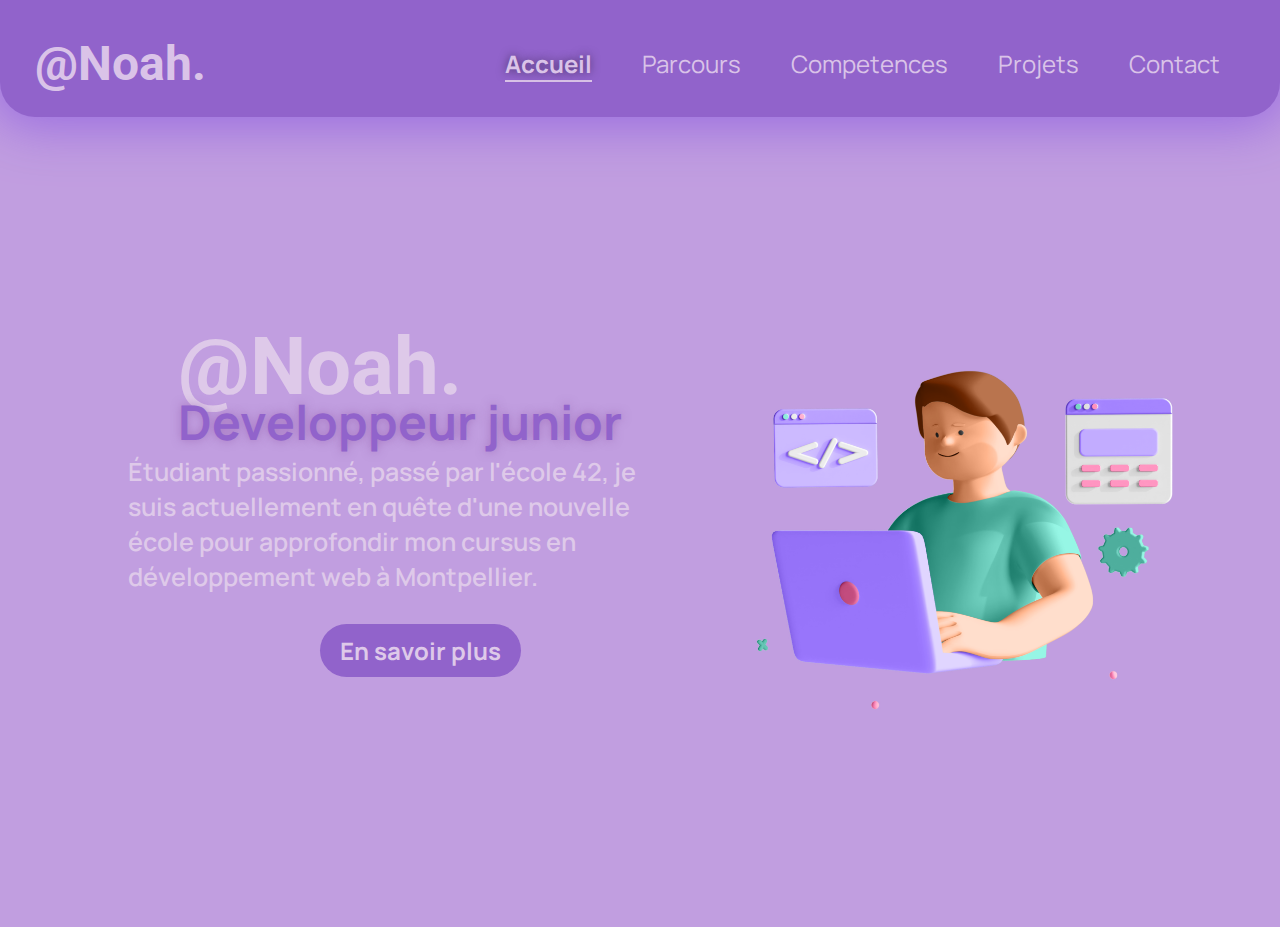
<file: index.html>
<!DOCTYPE html>
<html lang="en">
<head>
	<meta charset="UTF-8">
	<title>Portofolio</title>
	<link rel="stylesheet" href="style/style.css">
	<link rel="stylesheet" href="style/accueil.css">
	<link rel="icon" href="images/icons/favicon.ico" type="image/x-icon">
	<meta name="viewport" content="width=device-width, initial-scale=1.0">
	<script src="script/accueil.js" defer></script>
	<script src="script/responsive_menu.js" defer></script>
	<link rel="preconnect" href="https://fonts.gstatic.com" crossorigin>
	<link href="https://fonts.googleapis.com/css2?family=Manrope&family=Roboto:ital,wght@1,900&display=swap" rel="stylesheet">
</head>
<body>
	<header>		
		<nav class="navbar">
			<a href="#" class="logo">@Noah.</a>
			<div class="nav-links">
				<ul>
					<li><a href="index.html" class="active">Accueil</a></li>
					<li><a href="parcours.html">Parcours</a></li>
					<li><a href="competences.html">Competences</a></li>
					<li><a href="projets.html">Projets</a></li>
					<li><a href="contact.html">Contact</a></li>
				</ul>
			</div>
			<img src="images/icons/menu.png" alt="Menu" class="menu">
		</nav>
	</header>
	<main>
		<section class="introduction">
			<div class="text">
				<h1>@Noah.</h1>
				<p class="important">Developpeur junior</p>
				<p class="presentation" id="presentation">Étudiant passionné, passé par l'école 42, je suis actuellement en quête d'une nouvelle école pour approfondir mon cursus en développement web à Montpellier.</p>
				<a href="#plus" class="cta" id="en_savoir_plus">En savoir plus</a>
			</div>
			<div>
				<img src="images/developer_male.png" alt="https://fr.freepik.com/psd-gratuit/illustration-masculine-developpeur-icones-nft-3d_25469811.htm Image de Graphue" class="image" id="image">
			</div>
		</section>
	</main>
</body>
</html>
</file>
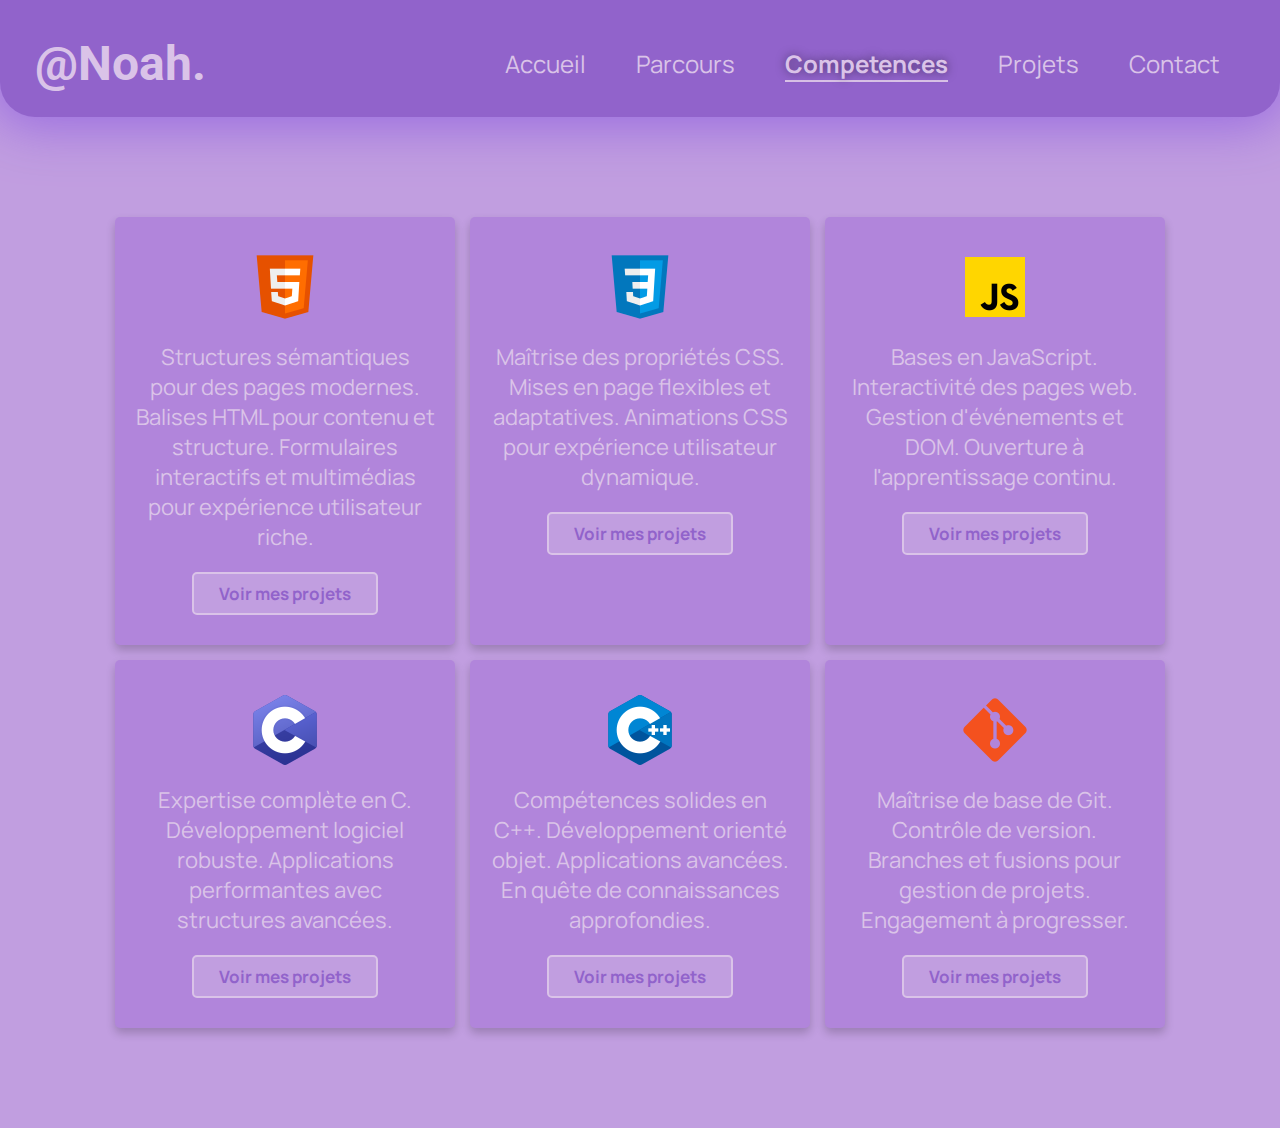
<file: competences.html>
<!DOCTYPE html>
<html lang="en">
<head>
	<meta charset="UTF-8">
	<title>Compétences</title>
	<link rel="stylesheet" href="style/style.css">
	<link rel="stylesheet" href="style/competences.css">
	<link rel="icon" href="images/icons/favicon.ico" type="image/x-icon">
	<meta name="viewport" content="width=device-width, initial-scale=1.0">
	<script src="script/responsive_menu.js" defer></script>
	<link rel="preconnect" href="https://fonts.gstatic.com" crossorigin>
	<link href="https://fonts.googleapis.com/css2?family=Manrope&family=Roboto:ital,wght@1,900&display=swap" rel="stylesheet">
</head>
<header>		
	<nav class="navbar">
		<a href="#" class="logo">@Noah.</a>
		<div class="nav-links">
			<ul>
				<li><a href="index.html">Accueil</a></li>
				<li><a href="parcours.html">Parcours</a></li>
				<li><a href="competences.html" class="active">Competences</a></li>
				<li><a href="projets.html">Projets</a></li>
				<li><a href="contact.html">Contact</a></li>
			</ul>
		</div>
		<img src="images/icons/menu.png" alt="Menu" class="menu">
	</nav>
</header>
<main>
	<section class="competences_container">
		<div class="box-container">
			<div class="box">
				<div class="front" id="html">
					<img src="images/icons/HTML.png" alt="html5 logo">
					<p>Structures sémantiques pour des pages modernes. Balises HTML pour contenu et structure. Formulaires interactifs et multimédias pour expérience utilisateur riche.</p>
					<a  href="projets.html?lang=html" class="bouton-vmp" id="html">Voir mes projets</a>
				</div>
			</div>
			<div class="box">
				<img src="images/icons/CSS.png" alt="css3 logo">
				<p>Maîtrise des propriétés CSS. Mises en page flexibles et adaptatives. Animations CSS pour expérience utilisateur dynamique.</p>
				<a  href="projets.html?lang=css" class="bouton-vmp" id="css">Voir mes projets</a>
			</div>
			<div class="box">
				<div class="front" id="js">
					<img src="images/icons/JAVASCRIPT.png" alt="javascript logo">
					<p>Bases en JavaScript. Interactivité des pages web. Gestion d'événements et DOM. Ouverture à l'apprentissage continu.</p>
					<a  href="projets.html?lang=js" class="bouton-vmp"  id="js">Voir mes projets</a>
				</div>
			</div>
			<div class="box">
				<img src="images/icons/C.png" alt="c logo">
				<p>Expertise complète en C. Développement logiciel robuste. Applications performantes avec structures avancées.</p>
				<a  href="projets.html?lang=c" class="bouton-vmp"  id="c">Voir mes projets</a>
			</div>
			<div class="box">
				<img src="images/icons/C++.png" alt="c++ logo">
				<p>Compétences solides en C++. Développement orienté objet. Applications avancées. En quête de connaissances approfondies.</p>
				<a  href="projets.html?lang=cpp" class="bouton-vmp"  id="c++">Voir mes projets</a>
			</div>
			<div class="box">
				<img src="images/icons/GIT.png" alt="git logo">
				<p>Maîtrise de base de Git. Contrôle de version. Branches et fusions pour gestion de projets. Engagement à progresser.</p>
				<a  href="projets.html?lang=git" class="bouton-vmp" id="git">Voir mes projets</a>
			</div>
		</div>
	</section>
</main>
</html>
</file>
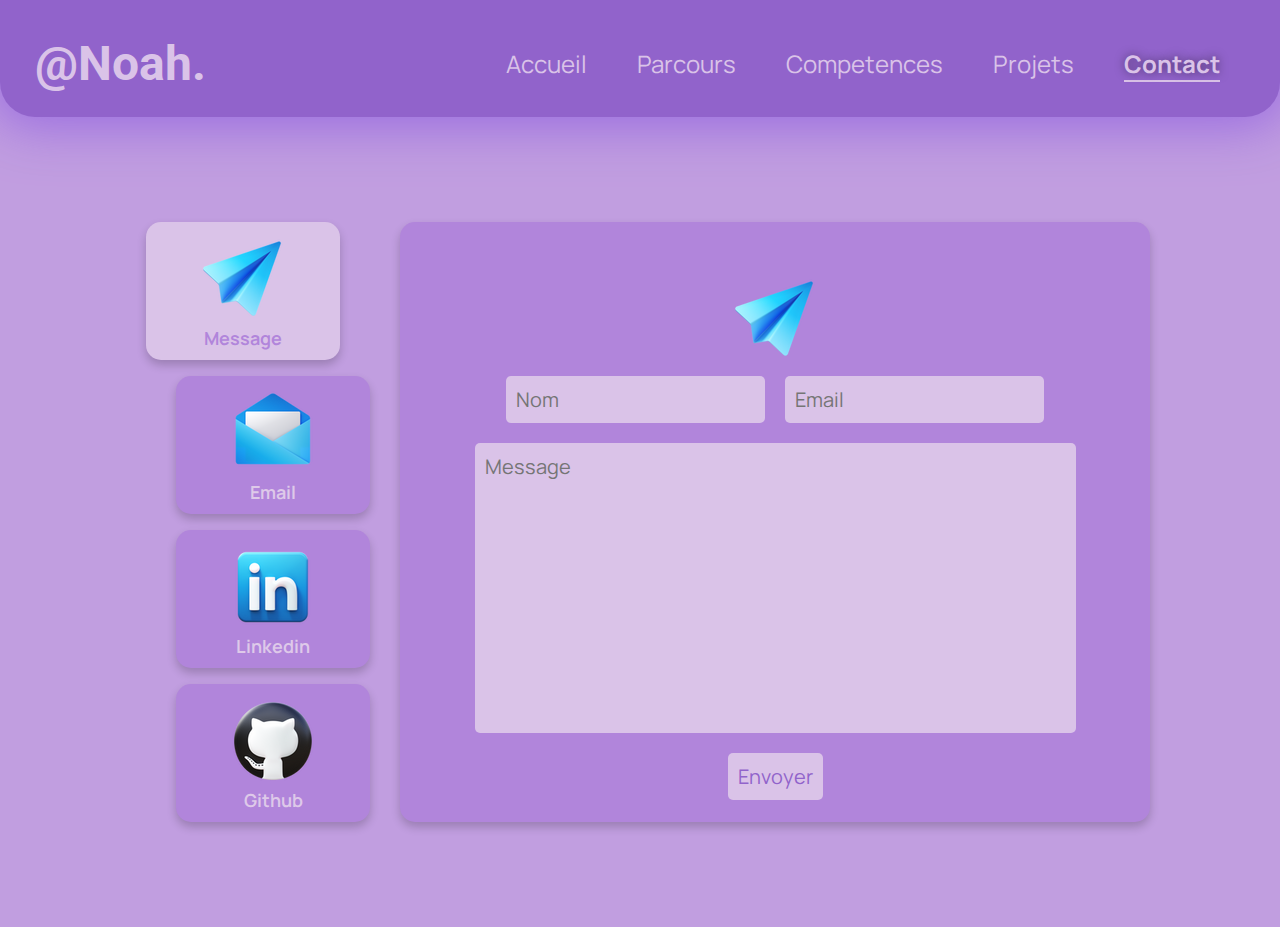
<file: contact.html>
<!DOCTYPE html>
<html lang="en">
<head>
	<meta charset="UTF-8">
	<title>Contact</title>
	<link rel="stylesheet" href="style/style.css">
	<link rel="stylesheet" href="style/contact.css">
	<link rel="icon" href="images/icons/favicon.ico" type="image/x-icon">
	<meta name="viewport" content="width=device-width, initial-scale=1.0">
	<script src="script/contact.js" defer></script>
	<script src="script/responsive_menu.js" defer></script>
	<link rel="preconnect" href="https://fonts.gstatic.com" crossorigin>
	<link href="https://fonts.googleapis.com/css2?family=Manrope&family=Roboto:ital,wght@1,900&display=swap" rel="stylesheet">
</head>
<header>		
	<nav class="navbar">
		<a href="#" class="logo">@Noah.</a>
		<div class="nav-links">
			<ul>
				<li><a href="index.html">Accueil</a></li>
				<li><a href="parcours.html">Parcours</a></li>
				<li><a href="competences.html">Competences</a></li>
				<li><a href="projets.html">Projets</a></li>
				<li><a href="contact.html" class="active">Contact</a></li>
			</ul>
		</div>
		<img src="images/icons/menu.png" alt="Menu" class="menu">
	</nav>
</header>
<main>
	<div class="links-container">
		<div id="message-btn" class="active">
			<img src="images/3dicons/plane.png" alt="Icone papper plane">
			<p>Message</p>
		</div>
		<div id="email-btn">
			<img src="images/3dicons/email.png" alt="Icone lettre">
			<p>Email</p>
		</div>
		<div id="linkedin-btn">
			<img src="images/3dicons/linkedin.png" alt="Icone linkedin">
			<p>Linkedin</p>
		</div>
		<div id="github-btn">
			<img src="images/3dicons/github.png" alt="Icone github">
			<p>Github</p>
		</div>
	</div>
	<div class="form-container" id="box">
		<section class="formulaire">
			<img src="images/3dicons/plane.png" alt="Icone papper plane">
			<div>
				<form class="contact-form" action="contactform.php" method="post">
					<div class="both">
						<input type="text" name="name" id="name" placeholder="Nom" required>
						<input type="email" name="email" id="email" placeholder="Email" required>
					</div>
					<textarea name="message" id="message" cols="50" rows="10" placeholder="Message" required></textarea>
					<input type="submit" name="submit" value="Envoyer">
				</form>
			</div>
		</section>
	</div>
</main>
</html>
</file>
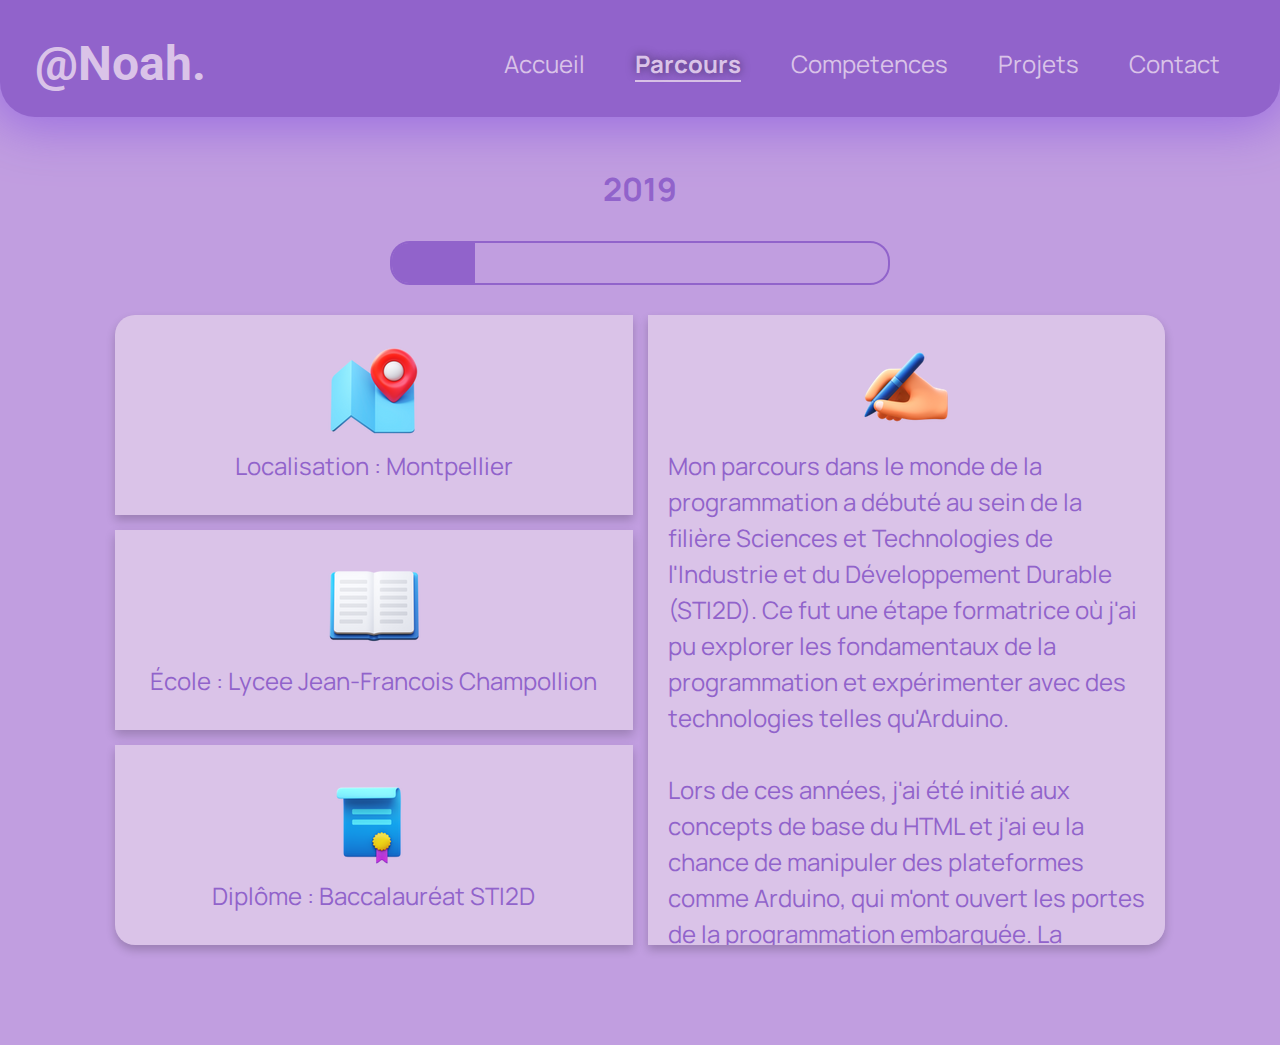
<file: parcours.html>
<!DOCTYPE html>
<html lang="en">
<head>
	<meta charset="UTF-8">
	<title>Parcours</title>
	<link rel="stylesheet" href="style/style.css">
	<link rel="stylesheet" href="style/parcours.css">
	<link rel="icon" href="images/icons/favicon.ico" type="image/x-icon">
	<meta name="viewport" content="width=device-width, initial-scale=1.0">
	<script src="script/clickbar.js" defer></script>
	<script src="script/responsive_menu.js" defer></script>
	<link rel="preconnect" href="https://fonts.gstatic.com" crossorigin>
	<link href="https://fonts.googleapis.com/css2?family=Manrope&family=Roboto:ital,wght@1,900&display=swap" rel="stylesheet">
</head>
<header>		
	<nav class="navbar">
		<a href="#" class="logo">@Noah.</a>
		<div class="nav-links">
			<ul>
				<li><a href="index.html">Accueil</a></li>
				<li><a href="parcours.html" class="active">Parcours</a></li>
				<li><a href="competences.html">Competences</a></li>
				<li><a href="projets.html">Projets</a></li>
				<li><a href="contact.html">Contact</a></li>
			</ul>
		</div>
		<img src="images/icons/menu.png" alt="Menu" class="menu">
	</nav>
</header>
<main>
	<div class="container-parcours">
		<h2 id="annee">2019</h2>
		<div class="parcours">
			<div class="input">
				<div class="swipebar">
					<input class="checked" type="radio" name="parcours" id="a2019">
					<input type="radio" name="parcours" id="a2020">
					<input type="radio" name="parcours" id="a2021">
					<input type="radio" name="parcours" id="a2022">
					<input type="radio" name="parcours" id="a2023">
					<input type="radio" name="parcours" id="a2024">
				</div>
			</div>
			<div class="cards">
				<div class="box1">
					<img src="images/3dicons/localisation.png" alt="Plan en 3D">
					<p id="localisation">Localisation : Montpellier</p>
				</div>
				<div class="box2">
					<img src="images/3dicons/book.png" alt="Livre en 3D">
					<p id="ecole">École : Lycee Jean-Francois Champollion</p>
				</div>
				<div class="box3">
					<img src="images/3dicons/diplome.png" alt="Certificat en 3D">
					<p id="diplome">Diplôme : Baccalauréat STI2D</p>
				</div>
				<div class="box4">
					<img src="images/3dicons/stylo.png" alt="Stylo en 3D">
					<p id="formation">Mon parcours dans le monde de la programmation a débuté au sein de la filière Sciences et Technologies de l'Industrie et du Développement Durable (STI2D). Ce fut une étape formatrice où j'ai pu explorer les fondamentaux de la programmation et expérimenter avec des technologies telles qu'Arduino.<br><br>
						Lors de ces années, j'ai été initié aux concepts de base du HTML et j'ai eu la chance de manipuler des plateformes comme Arduino, qui m'ont ouvert les portes de la programmation embarquée. La capacité de créer des systèmes interactifs et de contrôler des composants électroniques grâce au code a captivé mon attention dès le départ.
						C'est véritablement cette expérience qui a éveillé mon intérêt pour la programmation. Chaque ligne de code devenait une opportunité de créer quelque chose d'unique et fonctionnel. J'ai rapidement compris que la programmation offrait un moyen puissant de donner vie à des idées et de résoudre des problèmes de manière créative.<br><br>
						Cette période de découverte en STI2D a jeté les bases de ma passion pour la programmation et a défini la direction que je souhaitais prendre dans mon parcours académique. Elle m'a montré le potentiel infini de la programmation et a renforcé mon désir de poursuivre cette voie afin de repousser toujours plus loin les limites de la création technologique.</p>
				</div>
			</div>
		</div>
	</div>
</main>
</html>
</file>
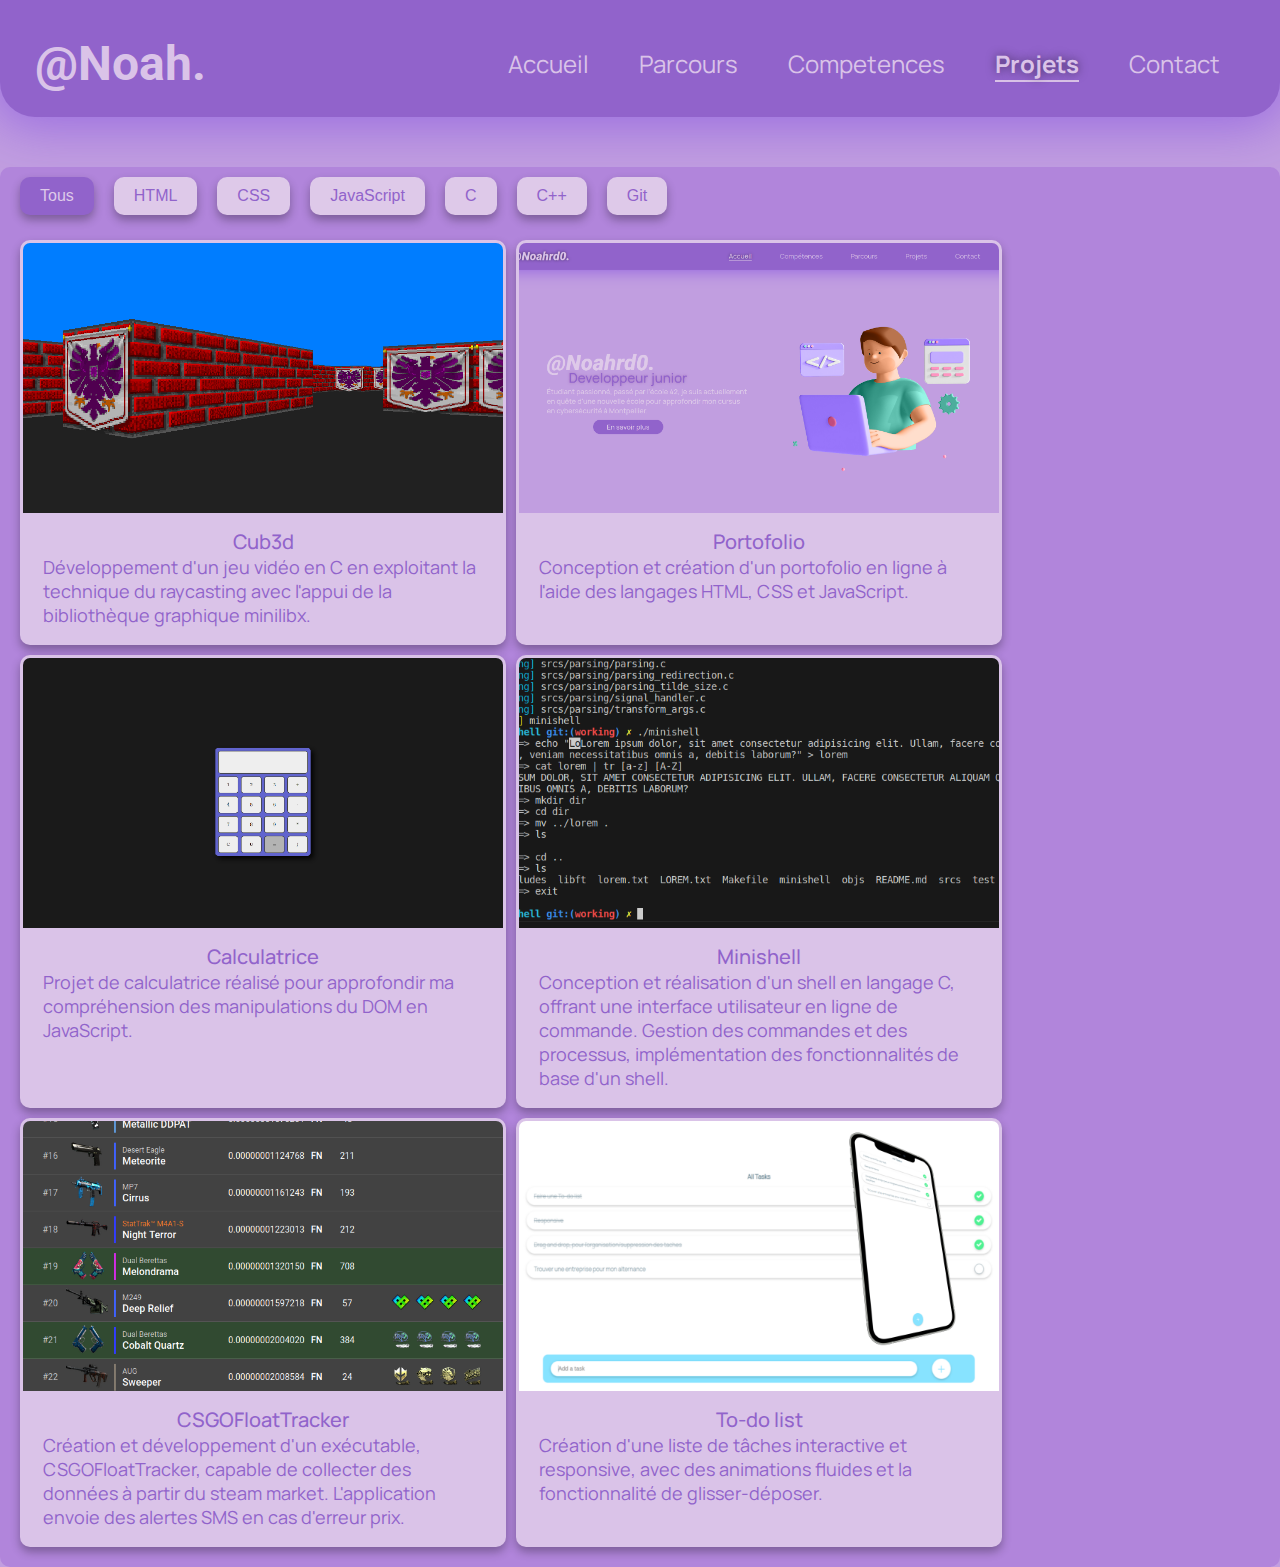
<file: projets.html>
<!DOCTYPE html>
<html lang="en">
<head>
	<meta charset="UTF-8">
	<title>Projets</title>
	<link rel="stylesheet" href="style/style.css">
	<link rel="stylesheet" href="style/projets.css">
	<link rel="icon" href="images/icons/favicon.ico" type="image/x-icon">
	<meta name="viewport" content="width=device-width, initial-scale=1.0">
	<script src="script/projets.js" defer></script>
	<script src="script/responsive_menu.js" defer></script>
	<link rel="preconnect" href="https://fonts.gstatic.com" crossorigin>
	<link href="https://fonts.googleapis.com/css2?family=Manrope&family=Roboto:ital,wght@1,900&display=swap" rel="stylesheet">
</head>
<header>		
	<nav class="navbar">
		<a href="#" class="logo">@Noah.</a>
		<div class="nav-links">
			<ul>
				<li><a href="index.html">Accueil</a></li>
				<li><a href="parcours.html">Parcours</a></li>
				<li><a href="competences.html">Competences</a></li>
				<li><a href="projets.html" class="active">Projets</a></li>
				<li><a href="contact.html">Contact</a></li>
			</ul>
		</div>
		<img src="images/icons/menu.png" alt="Menu" class="menu">
	</nav>
</header>
<main>
	<div class="container-projets">
		<div class="filter">
			<button data-name="all" id="all">Tous</button>
			<button data-name="html" id="html">HTML</button>
			<button data-name="css" id="css">CSS</button>
			<button data-name="js" id="js">JavaScript</button>
			<button data-name="c" id="c">C</button>
			<button data-name="c++" id="c++">C++</button>
			<button data-name="git" id="git">Git</button>
		</div>
		<div class="filterable-cards">
			<div class="card" data-tags="c">
				<img src="images/projets/cub3d.png" alt="Projet cub3d de 42">
				<div class="card_body">
					<h3>Cub3d</h3>
					<p>Développement d'un jeu vidéo en C en exploitant la technique du raycasting avec l'appui de la bibliothèque graphique minilibx.</p>
				</div>
			</div>
			<div class="card" data-tags="html css js">
				<img src="images/projets/portofolio.png" alt="Projet portofolio">
				<div class="card_body">
					<h3>Portofolio</h3>
					<p>Conception et création d'un portofolio en ligne à l'aide des langages HTML, CSS et JavaScript.</p>
				</div>
			</div>
			<div class="card" data-tags="html css js">
				<img src="images/projets/calculatrice.png" alt="Projet calculatrice JavaScript">
				<div class="card_body">
					<h3>Calculatrice</h3>
					<p>Projet de calculatrice réalisé pour approfondir ma compréhension des manipulations du DOM en JavaScript.</p>
				</div>
			</div>
			<div class="card" data-tags="c">
				<img src="images/projets/minishell.png" alt="Projet minishell">
				<div class="card_body">
					<h3>Minishell</h3>
					<p>Conception et réalisation d'un shell en langage C, offrant une interface utilisateur en ligne de commande. Gestion des commandes et des processus, implémentation des fonctionnalités de base d'un shell.</p>
				</div>
			</div>
			<div class="card" data-tags="js">
				<img src="images/projets/csgofloat.png" alt="Projet minishell">
				<div class="card_body">
					<h3>CSGOFloatTracker</h3>
					<p>Création et développement d'un exécutable, CSGOFloatTracker, capable de collecter des données à partir du steam market. L'application envoie des alertes SMS en cas d'erreur prix.</p>
				</div>
			</div>
			<div class="card" data-tags="html css js">
				<img src="images/projets/todolist.png" alt="Projet to-do list">
				<div class="card_body">
					<h3>To-do list</h3>
					<p>Création d'une liste de tâches interactive et responsive, avec des animations fluides et la fonctionnalité de glisser-déposer.</p>
				</div>
			</div>
		</div>
	</div>
</main>
</html>
</file>
<file: style/style.css>
:root {
	--brighter: #dec9e9ff;
	--bright: #d9c2e8;
	--wisteria: #d2b7e5ff;
	--main: #c19ee0ff;
	--dark: #b185db;
	--amethyst: #a06cd5ff;
	--darker: #9163cb;
	--royal-purple: #815ac0ff;
	--royal-purple-2: #7251b5ff;
	--royal-purple-3: #6247aaff;
}

* {
	margin: 0; padding: 0;
	box-sizing: border-box;
	outline: none; border: none;
	text-decoration: none;
	list-style: none;
}

html {
	scroll-behavior: smooth;
}

body {
	font-family: 'Manrope', sans-serif;
	height: 87vh;
	width: 100vw;
	background: var(--main);
}

header {
	position: relative;
	height: 13vh;
	width: 100vw;
	background: var(--darker);
	border-radius: 0 0 35px 35px;
	box-shadow: 0 0 50px 10px rgba(150, 103, 224, 0.9);
}

.navbar {
	position: absolute;
	padding: 35px;
	display: flex;
	justify-content: space-between;
	align-items: center;
	width: 100%;
	box-sizing: border-box;
}

.navbar a {
	color: var(--bright);
	font-size: 1.5em;
}

.navbar a:not(.logo):hover {
	font-weight: bold;
	border-bottom: 2px solid var(--bright);
	text-shadow: 0 0 10px rgba(0, 0, 0, 0.5);
}

.navbar .logo {
	font-family: 'Roboto', sans-serif;
	font-size: 3em;
	font-weight: bold;
}

.navbar .nav-links ul {
	display: flex;
}

.navbar .nav-links ul li {
	margin: 0 25px;
}

.navbar .nav-links ul li .active {
    font-weight: bold;
    border-bottom: 2px solid var(--bright);
    text-shadow: 0 0 10px rgba(0, 0, 0, 0.5);
}

.navbar .menu {
	display: none;
	position: absolute;
	right: 60px;
	top: 60px;
	width: 35px;
}

@media screen and (max-width: 1050px) {
	.navbar {
		padding: 0;
	}

	.navbar a:not(.logo) {
		color: var(--darker);
		font-size: 1.5em;
	}

	.navbar .nav-links ul li .active {
		font-weight: bold;
		scale: (1.1);
		border: none;
		text-shadow: none;
	}

	.navbar a:not(.logo):hover {
		font-weight: bold;
		scale: (1.1);
		border: none;
		text-shadow: none;
	}

	.navbar .menu {
		display: block;
		top: 40px;
		right: 40px;
		z-index: 1000;
	}

	.navbar .logo {
		font-size: 2.5em;
		position: absolute;
		top: 35px;
		left: 40px;
	}

	.nav-links {
		position: absolute;
		z-index: 999;
		top: 0;
		left: 0;
		background-color: rgba(218, 195, 232, 0.7);
		backdrop-filter: blur(10px);
		width: 100%;
		height: 100vh;
		display: flex;
		justify-content: center;
		align-items: center;
		margin-left: -100%;
		transition: 0.4s;
	}

	.nav-links.mobile-menu {
		margin-left: 0;
	}

	.nav-links ul {
		display: flex;
		flex-direction: column;
		align-items: center;
	}

	.navbar .nav-links ul li {
		margin: 25px 0;
		font-size: 1.3em;
	}
}

@media screen and (max-width: 600px) {
	.navbar .menu {
		display: block;
		top: 40px;
		right: 40px;
		z-index: 1000;
	}

	.navbar .logo {
		position: absolute;
		font-size: 2em;
		top: 38px;
		left: 40px;
	}
}
</file>
<file: style/accueil.css>
:root {
	--brighter: #dec9e9ff;
	--bright: #dac3e8ff;
	--wisteria: #d2b7e5ff;
	--main: #c19ee0ff;
	--dark: #b185db;
	--amethyst: #a06cd5ff;
	--darker: #9163cbff;
	--royal-purple: #815ac0ff;
	--royal-purple-2: #7251b5ff;
	--royal-purple-3: #6247aaff;
}

.introduction {
	display: flex;
	align-items: center;
	width: 100%;
	height: 90vh;
}

.introduction div {
	width: 50%;
	display: flex;
	flex-direction: column;
	justify-content: flex-start;
}

.introduction .text {
	height: 50%;
	text-align: center;
}

.introduction .text h1 {
	font-family: 'Roboto', sans-serif;
	margin: 0;
	font-size: 5em;
	font-weight: bold;
	color: var(--brighter);
}

.introduction .important {
	margin: 0;
	margin-top: -25px;
	padding-left: 25%;
	font-size: 3em;
	font-weight: bold;
	color: var(--darker);
	text-shadow: 0 0 10px rgba(137, 80, 160, 0.5);
}

.introduction .presentation {
	text-align: left;
	padding-left: 20%;
	padding-bottom: 50px;
	font-weight: 600;
	font-family: 'Manrope', sans-serif;
	font-size: 25px;
	line-height: 35px;
	color: var(--brighter);
}

.introduction .presentation span {
	padding: 0px 5px;
	border-radius: 10px;
	background-color: rgba(177, 133, 219, 0.9);
	color: var(--brighter);
}

.introduction div img {
	width: 100%;
	height: auto;
}

.introduction .cta {
	margin-left: 50%;
	margin-top: -20px;
    text-decoration: none;
    background-color: var(--darker);
    color: var(--brighter);
    font-family: 'Manrope', sans-serif;
    font-size: 1.5em;
    font-weight: bold;
    width: fit-content;
	padding: 10px 20px;
    border-radius: 100px;
    display: inline-block;
    transition: transform 0.3s;
    transform-origin: center;
}

.introduction .cta:hover {
    transform: scale(1.1);
}

@media screen and (max-width: 1112px) {

	.introduction {
		padding-top: 10%;
		flex-direction: column;
		height: 100vh;
	}

	.introduction div {
		width: 100%;
	}

	.introduction .text {
		height: 50%;
		text-align: center;
	}
	
	.introduction .text h1 {
		font-family: 'Roboto', sans-serif;
		margin: 0;
		font-size: 5em;
		font-weight: bold;
		color: var(--brighter);
	}
	
	.introduction .important {
		text-align: center;
		padding: 0;
		margin: 0;
		margin-bottom: 30px;
		font-size: 3em;
		font-weight: bold;
		color: var(--darker);
		text-shadow: 0 0 10px rgba(137, 80, 160, 0.5);
	}

	.introduction .presentation {
		padding: 0px 20%;
		text-align: center;
	}
	
	.introduction .presentation span {
		padding: 0px 5px;
		border-radius: 10px;
		background-color: rgba(177, 133, 219, 0.9);
		color: var(--brighter);
	}

	.introduction .cta {
		margin : auto;
		margin-top: 10px;
		z-index: 1;
	}

	.introduction div img {
		position: absolute;
		top: 50%;
	}
}

@media screen and (max-width: 600px) {
	.introduction {
		margin-top: 10%;
	}

	.introduction div img {
		position: absolute;
		top: 50%;
	}

	.introduction .text {
		height: 100%;
		text-align: center;
	}
	
	.introduction .text h1 {
		font-family: 'Roboto', sans-serif;
		margin: 0;
		font-size: 2.5em;
		font-weight: bold;
		color: var(--brighter);
	}
	
	.introduction .important {
		text-align: center;
		padding: 0;
		margin: 0;
		margin-bottom: 15px;
		font-size: 1.7em;
		font-weight: bold;
		color: var(--darker);
		text-shadow: 0 0 10px rgba(137, 80, 160, 0.5);
	}

	.introduction .presentation {
		font-size: 1em;
		line-height: 25px;
		padding: 0px 10%;
		text-align: center;
	}
	
	.introduction .presentation span {
		padding: 0px 5px;
		border-radius: 10px;
		background-color: rgba(177, 133, 219, 0.9);
		color: var(--brighter);
	}

	.introduction .cta {
		font-size: 1em;
		margin : auto;
		margin-top: 15px;
		z-index: 1;
	}
}
</file>
<file: style/competences.css>
:root {
	--brighter: #dec9e9ff;
	--bright: #dac3e8ff;
	--wisteria: #d2b7e5ff;
	--main: #c19ee0ff;
	--dark: #b185db;
	--amethyst: #a06cd5ff;
	--darker: #9163cbff;
	--royal-purple: #815ac0ff;
	--royal-purple-2: #7251b5ff;
	--royal-purple-3: #6247aaff;
}

#Competences {
	font-weight: bold;
	border-bottom: 2px solid var(--bright);
	text-shadow: 0 0 10px rgba(0, 0, 0, 0.5);
}

*{
	margin: 0; padding: 0;
	box-sizing: border-box;
	outline: none; border: none;
	text-decoration: none;
	font-family: 'Manrope', sans-serif;
}

.competences_container {
	background: var(--main);
	padding: 15px 9%;
	padding-top: 100px;
	padding-bottom: 100px;
}

.competences_container .box-container {
	display: grid;
	grid-template-columns: repeat(auto-fit, minmax(270px, 1fr));
	gap: 15px;
}

.competences_container .box-container .box {
	box-shadow: 0 5px 10px rgba(0, 0, 0, 0.2);
	border-radius: 5px;
	background-color: var(--dark);
	text-align: center;
	padding: 30px 20px;
	transition: transform 0.2s;
}

.competences_container .box-container .box img {
	width: 80px;
	height: 80px;
}

.competences_container .box-container .box p {
	font-size: 22px;
	padding: 10px 0;
	color: var(--bright);
}

.competences_container .box-container .box .bouton-vmp {
	margin-top: 10px;
	display: inline-block;
	border: 2px solid var(--bright);
	background: var(--main);
	color: var(--darker);
	font-weight: bold;
	font-size: 17px;
	border-radius: 5px;
	padding: 8px 25px;
}

.competences_container .box-container .box .bouton-vmp:hover {
	background: var(--brighter);
	color: var(--dark);
}

.competences_container .box-container .box:hover {
	box-shadow: 0 5px 10px rgba(0, 0, 0, 0.3);
	transform: scale(1.02);
}

@media (max-width:768px) {
	.competences_container {
		padding: 20px;
	}
}
</file>
<file: style/contact.css>
:root {
	--brighter: #dec9e9ff;
	--bright: #dac3e8ff;
	--wisteria: #d2b7e5ff;
	--main: #c19ee0ff;
	--dark: #b185db;
	--amethyst: #a06cd5ff;
	--darker: #9163cbff;
	--royal-purple: #815ac0ff;
	--royal-purple-2: #7251b5ff;
	--royal-purple-3: #6247aaff;
}

#Contact {
	font-weight: bold;
	border-bottom: 2px solid var(--bright);
	text-shadow: 0 0 10px rgba(0, 0, 0, 0.5);
}

main {
	height: 90vh;
	display: flex;
	flex-direction: row;
	align-items: center;
	justify-content: center;
	flex-wrap: wrap;
}

.links-container {
	display: flex;
	flex-direction: column;
	width: 270px;
	height: 600px;
	align-items: flex-end;
	justify-content: space-between;
}

.links-container div {
	background: var(--dark);
	margin-right: 30px;
	border-radius: 15px;
	padding: 10px 50px;
	display: flex;
	flex-direction: column;
	align-items: center;
	justify-content: space-around;
	font-family: 'Manrope', sans-serif;
	font-size: 18px;
	font-weight: 650;
	color: var(--brighter);
	box-shadow: 0 5px 10px rgba(0, 0, 0, 0.2);
}

.links-container div:hover {
	cursor: pointer;
}

.links-container .active {
	transform: translateX(-30px);
	background-color: var(--bright);
	color: var(--dark);
	transition: 0.5s;
}

.form-container {
	background: var(--dark);
	width: 750px;
	height: 600px;
	border-radius: 15px;
	box-shadow: 0 5px 10px rgba(0, 0, 0, 0.2);
}

.formulaire {
	display: grid;
	height: 100%;
	grid-template-columns: 1fr 1fr 1fr 1fr;
	grid-template-rows: 1fr 1fr 1fr;
	grid-column: 1/5;
	grid-row: 2/4;
	justify-self: center;
	align-self: center;
	margin-top: 50px;
	display: flex;
	flex-direction: column;
}

.formulaire img {
	grid-column: 2/4;
	grid-row: 1/2;
	justify-self: center;
	align-self: center;
}

.formulaire form {
	display: flex;
	flex-direction: column;
	align-items: center;
	justify-content: center;
}

.formulaire div form .both {
	display: flex;
	flex-direction: row;
	justify-content: center;
	width: 90%;
}

.formulaire div form .both input {
	width: 46.5%;
}

.formulaire input {
	font-family: 'Manrope', sans-serif;
	font-size: 20px;
	padding: 10px;
	margin: 10px;
	border-radius: 5px;
	background: var(--bright);
	color: var(--darker);
}

.formulaire input[type="submit"][value="Envoyer"]:hover {
	cursor: pointer;
	transform: scale(1.1);
	transition: 0.5s;
}

.formulaire input[type="submit"][value="Envoyer"]:active {
	transform: scale(0.95);
	transition: 0s;
}

.formulaire textarea {
	font-family: 'Manrope', sans-serif;
	font-size: 20px;
	padding: 10px;
	margin: 10px;
	border-radius: 5px;
	background: var(--bright);
	color: var(--darker);
	resize: none;
}

.others {
	display: grid;
	height: 600px;
	grid-template-columns: 1fr 1fr 1fr;
	grid-template-rows: 1fr 1fr 1fr;
}

.others img {
	grid-column: 2/3;
	grid-row: 1/2;
	justify-self: center;
	align-self: center;
}

.others div {
	grid-column: 1/4;
	grid-row: 2/4;
	justify-self: center;
	align-self: self-start;
	margin-top: 50px;
	display: flex;
	flex-direction: column;
	align-items: center;
	justify-content: center;
}

.others p {
	width: fit-content;
	font-family: 'Manrope', sans-serif;
	font-size: 1.5em;
	background-color: var(--bright);
	color: var(--darker);
	margin-top: 10px;
	padding: 5px 10px;
	border-radius: 5px;
}

.others a {
	width: fit-content;
	font-family: 'Manrope', sans-serif;
	font-size: 1.5em;
	background-color: var(--bright);
	color: var(--darker);
	margin-top: 10px;
	padding: 5px 10px;
	border-radius: 5px;
}

.others h2 {
	margin: 0;
	font-family: 'Manrope', sans-serif;
	text-align: center;
	font-size: 3em;
	font-weight: bold;
	color: var(--bright);
	text-shadow: 0 0 10px rgba(137, 80, 160, 0.5);
}

@media screen and (max-width: 1112px) {
	.form-container {
		background: var(--dark);
		width: 90%;
		height: 600px;
		border-radius: 15px;
		box-shadow: 0 5px 10px rgba(0, 0, 0, 0.2);
	}

	.links-container {
		margin-top: 50px;
		margin-bottom: 10px;
		display: flex;
		flex-direction: row;
		width: 100%;
		height: fit-content;
		align-items: flex-start;
		justify-content: space-around;
		flex-wrap: wrap;
	}

	.links-container img {
		width: 100%;
	}

	.links-container div {
		margin: 5px;
		border-radius: 15px;
		padding: 5px 5px;
		width: 10%;
		min-width: 75px;
		display: flex;
		flex-direction: column;
		align-items: center;
		justify-content: space-around;
		font-size: 16px;
	}

	.links-container p {
		display: none;
	}

	.links-container div:hover {
		cursor: pointer;
	}

	.links-container .active {
		transform: translateY(-10px);
	}

	.form-container {
		display: flex;
		flex-direction: column;
		align-items: center;
		justify-content: center;
	}

	.formulaire {
		width: 90%;
	}

	.formulaire textarea {
		width: 100%;
		height: 200px;
	}

	.formulaire div form .both {
		display: flex;
		flex-direction: column;
		justify-content: center;
		width: 100%;
	}

	.formulaire div form .both input {
		margin-left: 0;
		width: 100%;
	}
}
</file>
<file: style/parcours.css>
:root {
	--brighter: #dec9e9ff;
	--bright: #dac3e8ff;
	--wisteria: #d2b7e5ff;
	--main: #c19ee0ff;
	--dark: #b185db;
	--amethyst: #a06cd5ff;
	--darker: #9163cbff;
	--royal-purple: #815ac0ff;
	--royal-purple-2: #7251b5ff;
	--royal-purple-3: #6247aaff;
}

* {
	margin: 0;
	padding: 0;
	box-sizing: border-box;
	outline: none;
	border: none;
	text-decoration: none;
	font-family: 'Manrope', sans-serif;
}

h2 {
	text-align: center;
	font-size: 2em;
}

.input {
	position: relative;
	display: flex;
	justify-content: space-around;
	align-items: center;
	padding: 30px;
}

.input .swipebar {
	width: 500px;
	display: flex;
	justify-content: space-around;
	border: 2px solid var(--darker);
	border-radius: 20px;
}

.checked {
	border-radius: 0;
	background: var(--darker);
}

.checked:first-child {
	border-radius: 17px 0 0 17px;
}

.checked:last-child {
	border-radius: 0 17px 17px 0;
}

.input .swipebar input {
	position: relative;
	width: 16.66666666666667%;
	height: 40px;
	cursor: pointer;
	-webkit-appearance: none;
	appearance: none;
}

.container-parcours {
	color: var(--darker);
	background: var(--main);
	padding: 15px 9%;
	padding-top: 50px;
	padding-bottom: 100px;
}

.parcours .cards {
	display: grid;
	grid-template-columns: 1fr 1fr;
	grid-template-rows: 200px 200px 200px;
	gap: 15px;
}

.parcours .cards div {
	box-shadow: 0 5px 10px rgba(0, 0, 0, 0.2);
	background-color: var(--bright);
	text-align: center;
	padding: 30px 20px;
	transition: transform 0.2s;
	font-size: 24px;
	line-height: 36px;
}

.box4 {
	grid-row-start: 1;
	grid-row-end: 4;
	grid-column-start: 2;
	grid-column-end: 3;
	border-radius: 0 20px 20px 0;
	overflow: scroll;
}

.box1 {
	border-radius: 20px 0 0 0;
}

.box3 {
	border-radius: 0 0 0 20px;
}

.box4 p {
	text-align: left;
}

@media screen and (max-width: 1112px) {

	.input {
		position: relative;
		display: flex;
		justify-content: space-around;
		align-items: center;
		padding: 30px;
	}
	
	.input .swipebar {
		width: 90%;
		display: flex;
		justify-content: space-around;
		border: 2px solid var(--darker);
		border-radius: 20px;
	}

	.parcours .cards {
		display: grid;
		grid-template-columns: 32.5% 32.5% 32.5%;
		gap: 5px;
	}

	.parcours .cards div {
		font-size: 16px;
		line-height: 28px;
		display: flex;
		flex-direction: column;
		justify-content: space-between;
		align-items: center;
	}

	.parcours .cards img {
		width: 50px;
	}

	.box4 {
		grid-row-start: 2;
		grid-row-end: 3;
		grid-column-start: 1;
		grid-column-end: 4;
		height: fit-content;
		border-radius: 0 0 20px 20px;
		overflow: scroll;
	}
	
	.box1 {
		border-radius: 20px 0 0 0;
	}

	.box3 {
		border-radius: 0 20px 0 0;
	}
	
	.box4 p {
		text-align: left;
	}

	.container-parcours {
		padding-left: 2%;
		padding-right: 2%;
		height: fit-content;
		margin-bottom: 20px;
	}
}
</file>
<file: style/projets.css>
:root {
	--brighter: #dec9e9ff;
	--bright: #dac3e8ff;
	--wisteria: #d2b7e5ff;
	--main: #c19ee0ff;
	--dark: #b185db;
	--amethyst: #a06cd5ff;
	--darker: #9163cbff;
	--royal-purple: #815ac0ff;
	--royal-purple-2: #7251b5ff;
	--royal-purple-3: #6247aaff;
}

#Projets {
	font-weight: bold;
	border-bottom: 2px solid var(--bright);
	text-shadow: 0 0 10px rgba(0, 0, 0, 0.5);
}

main {
	min-height: 100vh;
	background: var(--main);
}

button {
	background: var(--brighter);
	color: var(--darker);
	font-size: 16px;
	padding: 10px 20px;
	border-radius: 10px;
	box-shadow: 0 5px 10px rgba(0, 0, 0, 0.3);
	cursor: pointer;
}

button:hover {
	transform: scale(1.05);
}

main button:active {
	transform: scale(1);
}

main .active {
	background: var(--darker);
	color: var(--brighter);
}

.filter {
	display: flex;
	justify-content: left;
	align-items: center;
	flex-wrap: wrap;
	gap: 20px;
}

.container-projets {
	position: relative;
	max-width: 1518px;
	width: 100%;
	margin: 50px auto;
	padding: 10px 20px;
	padding-bottom: 20px;
	border-radius: 10px;
	background: var(--dark);
}

.card img {
	border-radius: 7px 7px 0 0;
	width: 480px;
	height: 270px;
	object-fit: cover;
}

.filterable-cards {
	display: flex;
	flex-wrap: wrap;
	gap: 10px;
	margin-top: 25px;
}

.card {
	display: flex;
	flex-direction: column;
	align-items: center;
	background-color: var(--bright);
	flex-basis: 480px;
	padding: 3px;
	border-radius: 10px;
	box-shadow: 0 5px 10px rgba(0, 0, 0, 0.3);
}

.card img #minishell {
	object-fit:contain;
}

.card.hidden {
	display: none;
}

.card_body {
	padding: 15px 20px;
}

.card h3 {
	text-align: center;
	font-family: 'Manrope', sans-serif;
	font-size: 20px;
	font-weight: 500;
	color: var(--darker);
}

.card p {
	font-family: 'Manrope', sans-serif;
	font-size: 18px;
	color: var(--darker);
}

@media screen and (max-width: 500px) {
	.card img {
		border-radius: 7px 7px 0 0;
		width: 100%;
		height: auto;
		object-fit: cover;
	}
}
</file>
